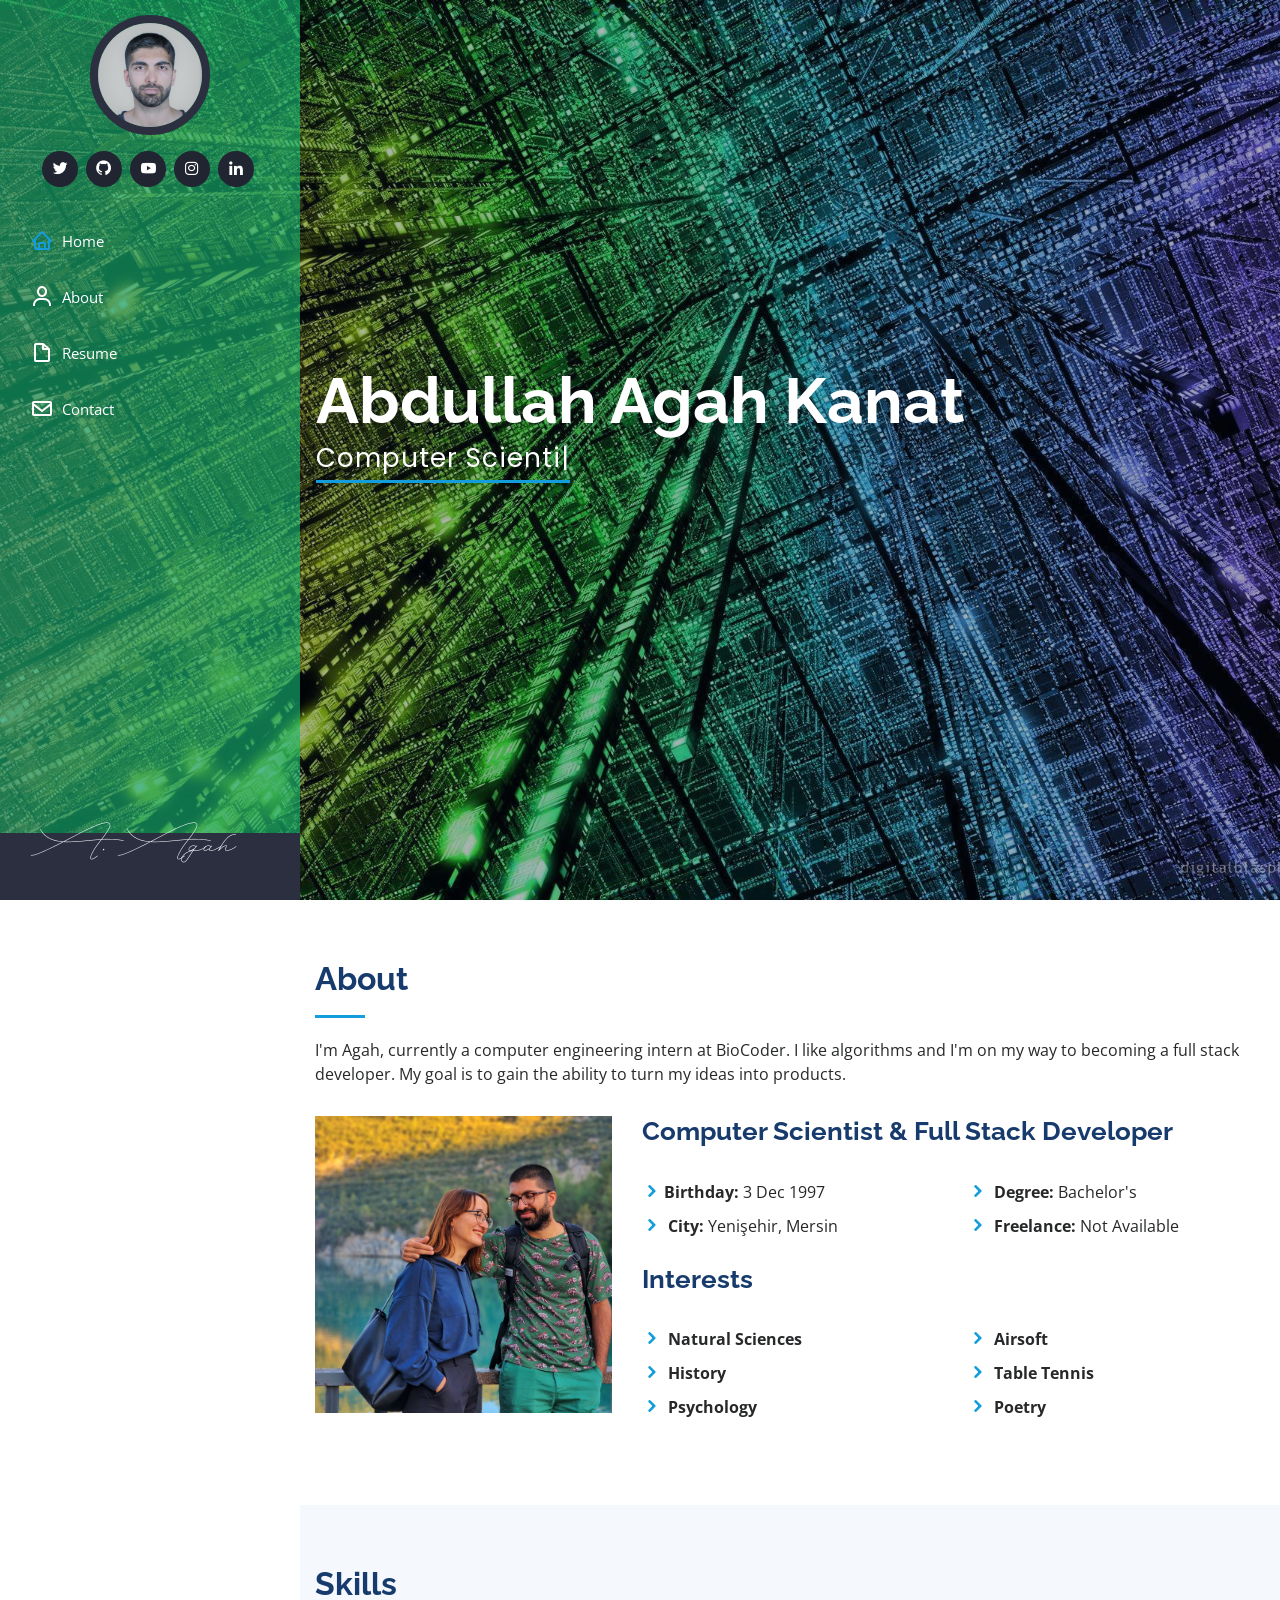
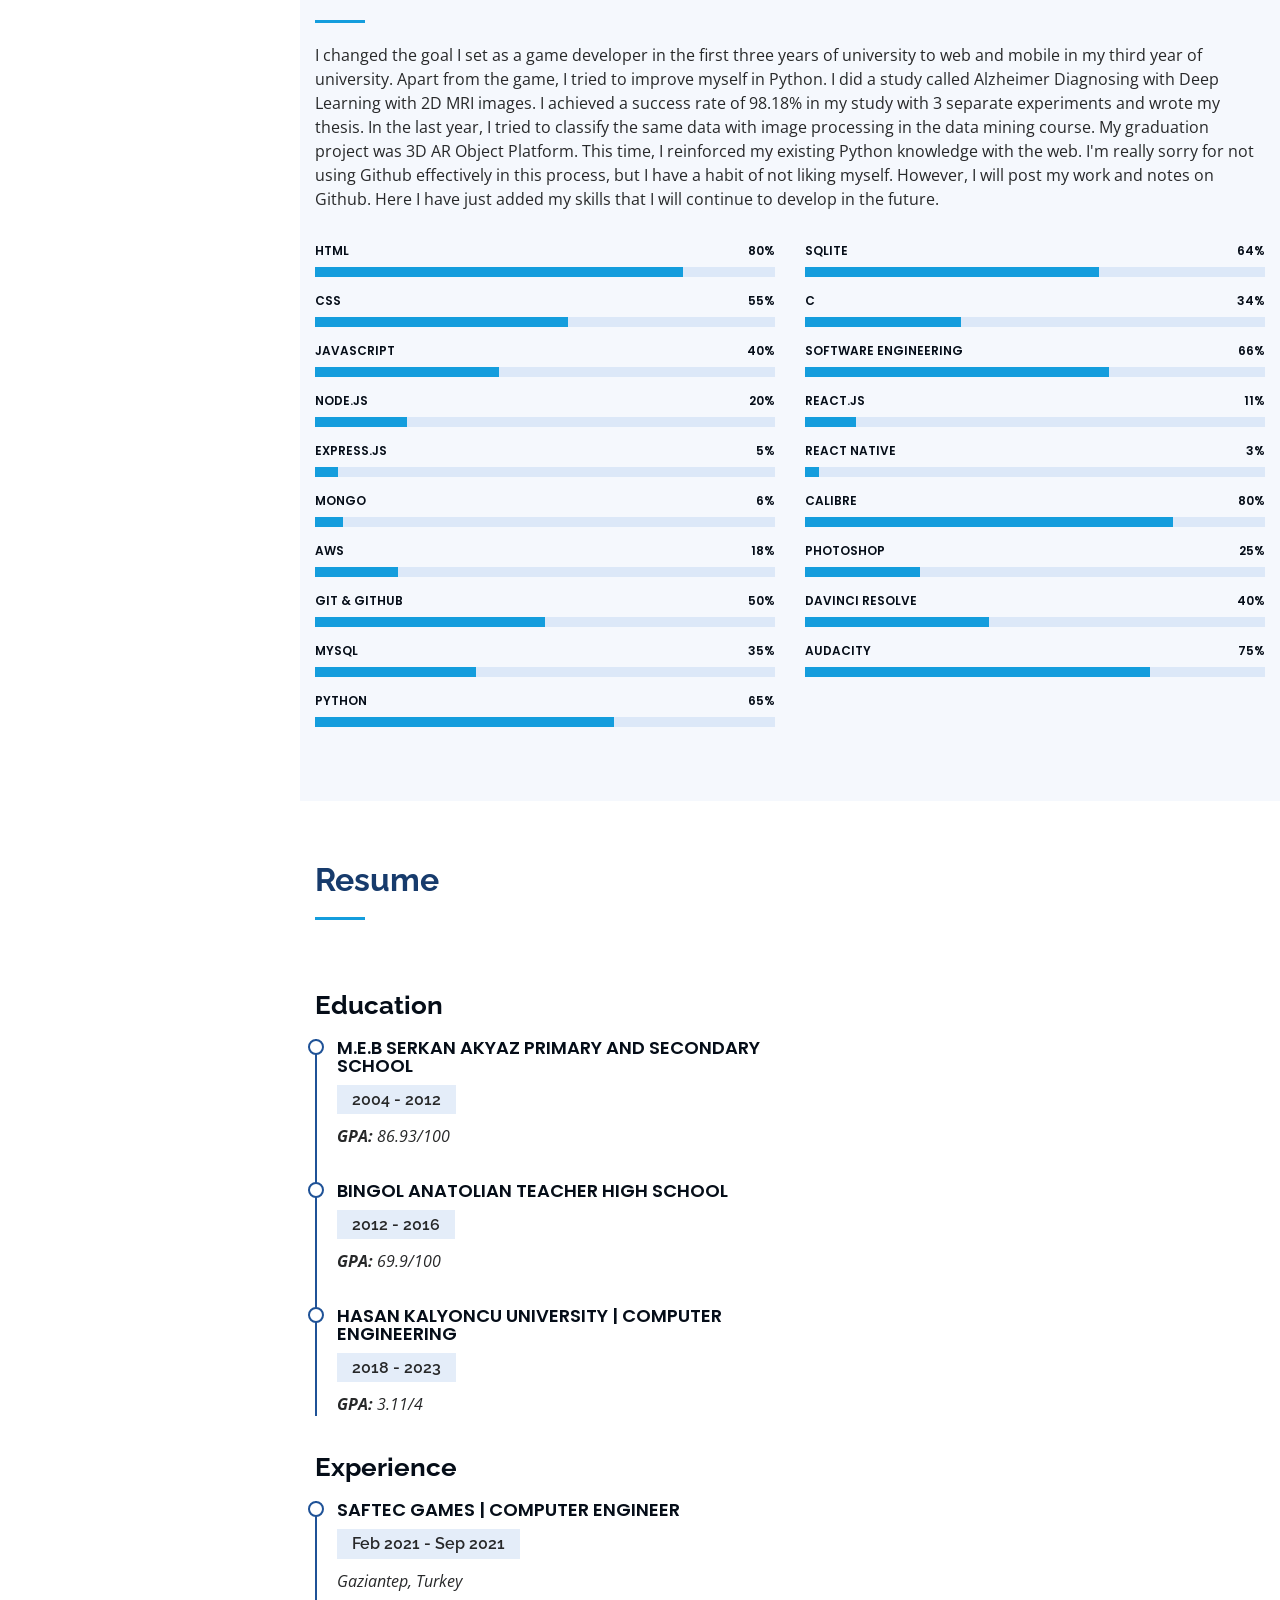
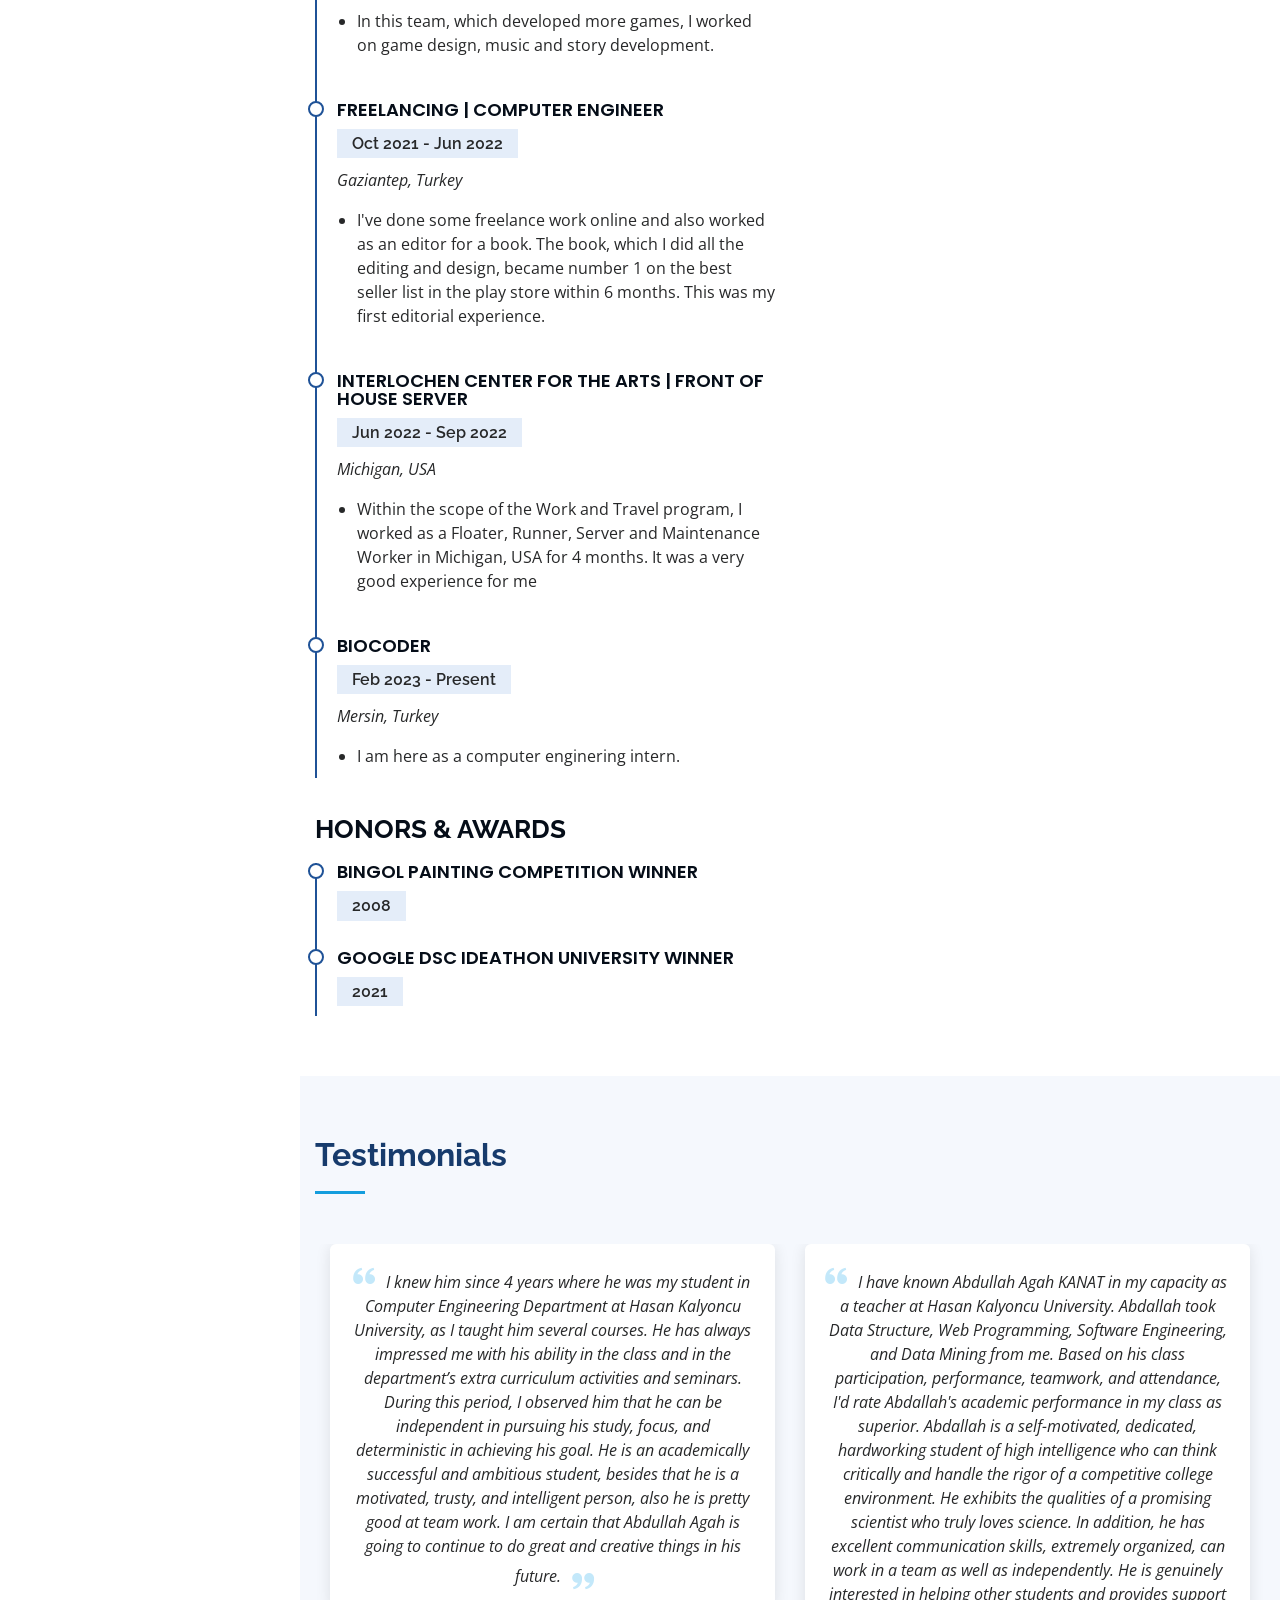
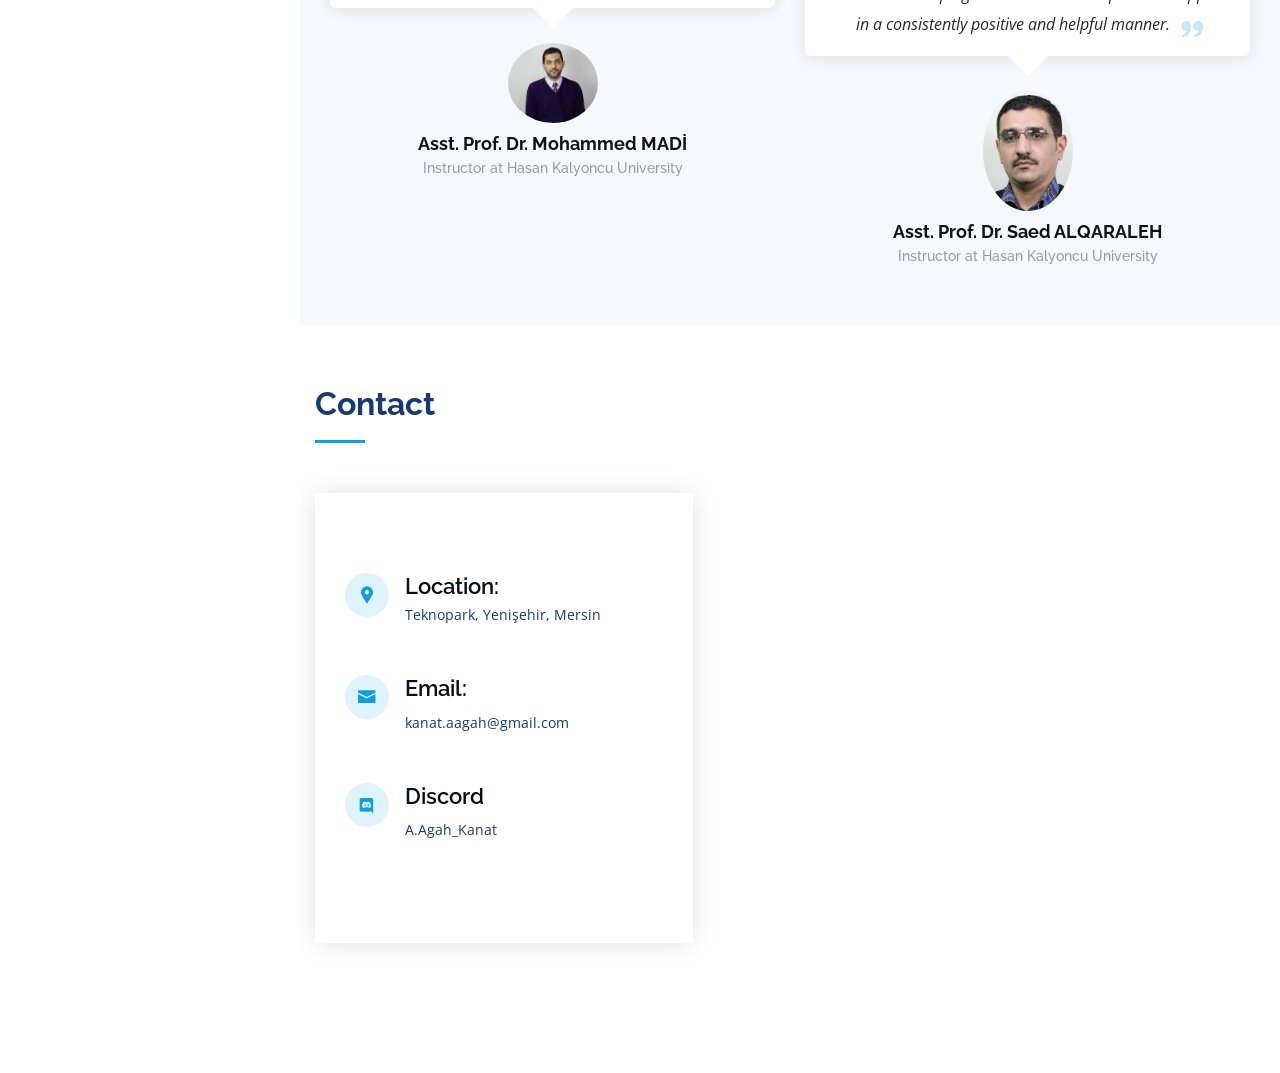
<file: agahkanat/index.html>
<!DOCTYPE html>
<html lang="en">

<head>
  <meta charset="utf-8">
  <meta name="keywords" content="Abdullah Agah Kanat, Portfolio, Resume, Page, Agah Kanat, Computer Engineer, Computer Scientist, Full Stack Developer, JavaScript, Hasan Kalyoncu University, Computer Engineering">
  <meta name="description" content="This is a static website with Abdullah Agah Kanat's biography, skills and information.">
  <meta name="author" content="A. Agah Kanat">

  <meta content="width=device-width, initial-scale=1.0" name="viewport">

  <title>Agah's Page</title>
  <meta content="" name="description">
  <meta content="" name="keywords">

  <!-- Google Fonts -->
  <link
    href="https://fonts.googleapis.com/css?family=Open+Sans:300,300i,400,400i,600,600i,700,700i|Raleway:300,300i,400,400i,500,500i,600,600i,700,700i|Poppins:300,300i,400,400i,500,500i,600,600i,700,700i"
    rel="stylesheet">

  <!-- Vendor CSS Files -->
  <link href="assets/vendor/bootstrap/css/bootstrap.min.css" rel="stylesheet">
  <link href="assets/vendor/icofont/icofont.min.css" rel="stylesheet">
  <link href="assets/vendor/boxicons/css/boxicons.min.css" rel="stylesheet">
  <link href="assets/vendor/venobox/venobox.css" rel="stylesheet">
  <link href="assets/vendor/owl.carousel/assets/owl.carousel.min.css" rel="stylesheet">
  <link href="assets/vendor/aos/aos.css" rel="stylesheet">

  <!-- Template Main CSS File -->
  <link href="assets/css/style.css" rel="stylesheet">

</head>

<body>

  <!-- ======= Mobile nav toggle button ======= -->
  <button type="button" class="mobile-nav-toggle d-xl-none"><i class="icofont-navigation-menu"></i></button>

  <!-- ======= Header ======= -->
  <header id="header">
    <div class="d-flex flex-column">

      <div class="profile">
        <img src="assets/img/profileImg.jpeg" alt="" class="img-fluid rounded-circle">
        <div class="social-links mt-3 text-center">
          <a href="https://twitter.com/aagahkanat" class="twitter"><i class="bx bxl-twitter"></i></a>
          <a href="https://github.com/aagahkanat" class="github"><i class="bx bxl-github"></i></a>
          <a href="https://www.youtube.com/channel/UC4EvzT-9ybJslBbnxgmPZFw" class="youtube"><i
              class="bx bxl-youtube"></i></a>
          <a href="https://www.instagram.com/agahkanat/" class="instagram"><i class="bx bxl-instagram"></i></a>
          <a href="https://www.linkedin.com/in/abdullahagahkanat/" class="linkedin"><i class="bx bxl-linkedin"></i></a>
        </div>
      </div>

      <nav class="nav-menu">
        <ul>
          <li><a href="#"><i class="bx bx-home"></i><span>Home</span></a></li>
          <li><a href="#about"><i class="bx bx-user"></i> <span>About</span></a></li>
          <li><a href="#resume"><i class="bx bx-file-blank"></i> <span>Resume</span></a></li>
          <li><a href="#contact"><i class="bx bx-envelope"></i> Contact</a></li>

        </ul>
      </nav><!-- .nav-menu -->
      <button type="button" class="mobile-nav-toggle d-xl-none"><i class="icofont-navigation-menu"></i></button>

    </div>
  </header><!-- End Header -->

  <!-- ======= Hero Section ======= -->
  <section id="hero" class="d-flex flex-column justify-content-center align-items-center">
    <div class="hero-container" data-aos="fade-in">
      <h1>Abdullah Agah Kanat</h1>
      <p><span class="typed"
          data-typed-items="Computer Scientist, Full Stack Developer, Freelancer, Editor, Poet"></span></p>
    </div>
  </section><!-- End Hero -->

  <main id="main">

    <!-- ======= About Section ======= -->
    <section id="about" class="about">
      <div class="container">

        <div class="section-title">
          <h2>About</h2>
          <p>I'm Agah, currently a computer engineering intern at BioCoder. I like algorithms and I'm on my way to
            becoming a full stack developer. My goal is to gain the ability to turn my ideas into products.
          </p>
        </div>
        <div class="row">
          <div class="col-lg-4" data-aos="fade-right">
            <img src="./assets/img/feyzAgah.jpg" class="img-fluid" alt="">
          </div>
          <div class="col-lg-8 pt-4 pt-lg-0 content" data-aos="fade-left">
            <h3>Computer Scientist &amp; Full Stack Developer</h3>
            <div class="row">
              <div class="col-lg-6">
                <ul>
                  <li><i class="icofont-rounded-right"></i><strong>Birthday: </strong>3 Dec 1997</li>
                  <li><i class="icofont-rounded-right"></i> <strong>City: </strong>Yenişehir, Mersin</li>
                </ul>
              </div>
              <div class="col-lg-6">
                <ul>
                  <li><i class="icofont-rounded-right"></i> <strong>Degree:</strong> Bachelor's</li>
                  <li><i class="icofont-rounded-right"></i> <strong>Freelance:</strong> Not Available</li>
                </ul>
              </div>
            </div>
            <h3>Interests</h4>
              <div class="row">
                <div class="col-lg-6">
                  <ul>
                    <li><i class="icofont-rounded-right"></i><strong> Natural Sciences</strong></li>
                    <li><i class="icofont-rounded-right"></i><strong> History</strong></li>
                    <li><i class="icofont-rounded-right"></i> <strong>Psychology</strong></li>
                  </ul>
                </div>
                <div class="col-lg-6">
                  <ul>
                    <li><i class="icofont-rounded-right"></i><strong> Airsoft</strong></li>
                    <li><i class="icofont-rounded-right"></i><strong> Table Tennis</strong></li>
                    <li><i class="icofont-rounded-right"></i><strong> Poetry</strong></li>
                  </ul>
                </div>
              </div>
          </div>
        </div>
      </div>

      </div>
    </section><!-- End About Section -->

    <!-- ======= Skills Section ======= -->
    <section id="skills" class="skills section-bg">
      <div class="container">

        <div class="section-title">
          <h2>Skills</h2>
          <p>I changed the goal I set as a game developer in the first three years of university to web and mobile in my third year of university. Apart from the game, I tried to improve myself in Python. I did a study called Alzheimer Diagnosing with Deep Learning with 2D MRI images. I achieved a success rate of 98.18% in my study with 3 separate experiments and wrote my thesis. In the last year, I tried to classify the same data with image processing in the data mining course. My graduation project was 3D AR Object Platform. This time, I reinforced my existing Python knowledge with the web. I'm really sorry for not using Github effectively in this process, but I have a habit of not liking myself. However, I will post my work and notes on Github. Here I have just added my skills that I will continue to develop in the future.</p>
        </div>

        <div class="row skills-content">

          <div class="col-lg-6" data-aos="fade-up">

            <div class="progress">
              <span class="skill">HTML <i class="val">80%</i></span>
              <div class="progress-bar-wrap">
                <div class="progress-bar" role="progressbar" aria-valuenow="80" aria-valuemin="0" aria-valuemax="100">
                </div>
              </div>
            </div>

            <div class="progress">
              <span class="skill">CSS <i class="val">55%</i></span>
              <div class="progress-bar-wrap">
                <div class="progress-bar" role="progressbar" aria-valuenow="55" aria-valuemin="0" aria-valuemax="100">
                </div>
              </div>
            </div>

            <div class="progress">
              <span class="skill">JavaScript <i class="val">40%</i></span>
              <div class="progress-bar-wrap">
                <div class="progress-bar" role="progressbar" aria-valuenow="40" aria-valuemin="0" aria-valuemax="100">
                </div>
              </div>
            </div>



            <div class="progress">
              <span class="skill">Node.js <i class="val">20%</i></span>
              <div class="progress-bar-wrap">
                <div class="progress-bar" role="progressbar" aria-valuenow="20" aria-valuemin="0" aria-valuemax="100">
                </div>
              </div>
            </div>

            <div class="progress">
              <span class="skill">Express.js <i class="val">5%</i></span>
              <div class="progress-bar-wrap">
                <div class="progress-bar" role="progressbar" aria-valuenow="5" aria-valuemin="0" aria-valuemax="100">
                </div>
              </div>
            </div>

            <div class="progress">
              <span class="skill">Mongo<i class="val">6%</i></span>
              <div class="progress-bar-wrap">
                <div class="progress-bar" role="progressbar" aria-valuenow="6" aria-valuemin="0" aria-valuemax="100">
                </div>
              </div>
            </div>


            <div class="progress">
              <span class="skill">AWS<i class="val">18%</i></span>
              <div class="progress-bar-wrap">
                <div class="progress-bar" role="progressbar" aria-valuenow="18" aria-valuemin="0" aria-valuemax="100">
                </div>
              </div>
            </div>


            <div class="progress">
              <span class="skill">Git &amp; Github <i class="val">50%</i></span>
              <div class="progress-bar-wrap">
                <div class="progress-bar" role="progressbar" aria-valuenow="50" aria-valuemin="0" aria-valuemax="100">
                </div>
              </div>
            </div>

            <div class="progress">
              <span class="skill">MySql<i class="val">35%</i></span>
              <div class="progress-bar-wrap">
                <div class="progress-bar" role="progressbar" aria-valuenow="35" aria-valuemin="0" aria-valuemax="100">
                </div>
              </div>
            </div>

            <div class="progress">
              <span class="skill">Python<i class="val">65%</i></span>
              <div class="progress-bar-wrap">
                <div class="progress-bar" role="progressbar" aria-valuenow="65" aria-valuemin="0" aria-valuemax="100">
                </div>
              </div>
            </div>
          </div>
          <div class="col-lg-6" data-aos="fade-up" data-aos-delay="100">
            <div class="progress">
              <span class="skill">Sqlite<i class="val">64%</i></span>
              <div class="progress-bar-wrap">
                <div class="progress-bar" role="progressbar" aria-valuenow="64" aria-valuemin="0" aria-valuemax="100">
                </div>
              </div>
            </div>

            <div class="progress">
              <span class="skill">C<i class="val">34%</i></span>
              <div class="progress-bar-wrap">
                <div class="progress-bar" role="progressbar" aria-valuenow="34" aria-valuemin="0" aria-valuemax="100">
                </div>
              </div>
            </div>

            <div class="progress">
              <span class="skill">Software Engineering<i class="val">66%</i></span>
              <div class="progress-bar-wrap">
                <div class="progress-bar" role="progressbar" aria-valuenow="66" aria-valuemin="0" aria-valuemax="100">
                </div>
              </div>
            </div>

            <div class="progress">
              <span class="skill">React.js<i class="val">11%</i></span>
              <div class="progress-bar-wrap">
                <div class="progress-bar" role="progressbar" aria-valuenow="11" aria-valuemin="0" aria-valuemax="100">
                </div>
              </div>
            </div>

            <div class="progress">
              <span class="skill">React Native<i class="val">3%</i></span>
              <div class="progress-bar-wrap">
                <div class="progress-bar" role="progressbar" aria-valuenow="3" aria-valuemin="0" aria-valuemax="100">
                </div>
              </div>
            </div>

            <div class="progress">
              <span class="skill">Calibre<i class="val">80%</i></span>
              <div class="progress-bar-wrap">
                <div class="progress-bar" role="progressbar" aria-valuenow="80" aria-valuemin="0" aria-valuemax="100">
                </div>
              </div>
            </div>

            <div class="progress">
              <span class="skill">Photoshop<i class="val">25%</i></span>
              <div class="progress-bar-wrap">
                <div class="progress-bar" role="progressbar" aria-valuenow="25" aria-valuemin="0" aria-valuemax="100">
                </div>
              </div>
            </div>

            <div class="progress">
              <span class="skill">DaVinci Resolve<i class="val">40%</i></span>
              <div class="progress-bar-wrap">
                <div class="progress-bar" role="progressbar" aria-valuenow="40" aria-valuemin="0" aria-valuemax="100">
                </div>
              </div>
            </div>

            <div class="progress">
              <span class="skill">Audacity<i class="val">75%</i></span>
              <div class="progress-bar-wrap">
                <div class="progress-bar" role="progressbar" aria-valuenow="75" aria-valuemin="0" aria-valuemax="100">
                </div>
              </div>
            </div>
          </div>



        </div>

      </div>
    </section><!-- End Skills Section -->

    <!-- ======= Resume Section ======= -->
    <section id="resume" class="resume">
      <div class="container">

        <div class="section-title">
          <h2>Resume</h2>
        </div>

        <div class="row">
          <div class="col-lg-6" data-aos="fade-up">
            <h3 class="resume-title">Education</h3>
            <div class="resume-item">
              <h4> M.E.B Serkan Akyaz
                Primary and Secondary
                School</h4>
              <h5>2004 - 2012</h5>
              <p><em><strong>GPA:</strong> 86.93/100</em></p>
            </div>
            <div class="resume-item">
              <h4>Bingol Anatolian Teacher High School</h4>
              <h5>2012 - 2016</h5>
              <p><em><strong>GPA:</strong> 69.9/100</em></p>
            </div>
            <div class="resume-item">
              <h4>Hasan Kalyoncu University | Computer Engineering</h4>
              <h5>2018 - 2023</h5>
              <p><em><strong>GPA:</strong> 3.11/4</em></p>
            </div>
          </div>
        </div>

        <div class="row">
          <div class="col-lg-6" data-aos="fade-up" data-aos-delay="100">
            <h3 class="resume-title"> Experience</h3>
            <div class="resume-item">
              <h4>SafTec Games | Computer Engineer</h4>
              <h5>Feb 2021 - Sep 2021</h5>
              <p><em>Gaziantep, Turkey</em></p>
              <ul>
                <li>In this team, which developed more games, I worked
                  on game design, music and story development.
                </li>
              </ul>
            </div>
            <div class="resume-item">
              <h4>Freelancing | Computer Engineer</h4>
              <h5>Oct 2021 - Jun 2022</h5>
              <p><em>Gaziantep, Turkey</em></p>
              <ul>
                <li> I've done some freelance work online and also
                  worked as an editor for a book. The book, which I
                  did all the editing and design, became number 1 on
                  the best seller list in the play store within 6 months.
                  This was my first editorial experience.
                </li>
              </ul>
            </div>
            <div class="resume-item">
              <h4>Interlochen Center for the Arts | Front of House Server</h4>
              <h5>Jun 2022 - Sep 2022</h5>
              <p><em>Michigan, USA</em></p>
              <ul>
                <li> Within the scope of the Work and Travel program, I
                  worked as a Floater, Runner, Server and
                  Maintenance Worker in Michigan, USA for 4 months.
                  It was a very good experience for me
                </li>
              </ul>
            </div>

            <div class="resume-item">
              <h4>BioCoder</h4>
              <h5>Feb 2023 - Present</h5>
              <p><em>Mersin, Turkey</em></p>
              <ul>
                <li>I am here as a computer enginering intern.
                </li>
              </ul>
            </div>

          </div>
        </div>
        <div class="row">
          <div class="col-lg-6" data-aos="fade-up" data-aos-delay="100">


            <h3 class="resume-title">HONORS &amp; AWARDS
            </h3>
            <div class="resume-item">
              <h4>Bingol Painting
                Competition Winner</h4>
              <h5>2008</h5>

            </div>
            <div class="resume-item">
              <h4>Google DSC
                Ideathon University
                Winner</h4>
              <h5>2021</h5>
            </div>

          </div>
        </div>

      </div>
    </section><!-- End Resume Section -->


    <!-- ======= Testimonials Section ======= -->
    <section id="testimonials" class="testimonials section-bg">
      <div class="container">

        <div class="section-title">
          <h2>Testimonials</h2>

        </div>

        <div class="owl-carousel testimonials-carousel">

          <div class="testimonial-item" data-aos="fade-up">
            <p>
              <i class="bx bxs-quote-alt-left quote-icon-left"></i>
              I knew him
              since 4 years where he was my student in Computer Engineering Department at Hasan Kalyoncu
              University, as I taught him several courses. He has always impressed me with his ability in the class and
              in the department’s extra curriculum activities and seminars.
              During this period, I observed him that he can be independent in pursuing his study, focus, and
              deterministic in achieving his goal. He is an academically successful and ambitious student, besides that
              he is a motivated, trusty, and intelligent person, also he is pretty good at team work. I am certain that
              Abdullah Agah is going to continue to do great and creative things in his future.
              <i class="bx bxs-quote-alt-right quote-icon-right"></i>
            </p>
            <img src="assets/img/testimonials/testimonials-1.jpg" class="testimonial-img" alt="">
            <h3>Asst. Prof. Dr. Mohammed MADİ</h3>
            <h4>Instructor at Hasan Kalyoncu University
            </h4>
          </div>

          <div class="testimonial-item" data-aos="fade-up" data-aos-delay="100">
            <p>
              <i class="bx bxs-quote-alt-left quote-icon-left"></i>
              I have known Abdullah Agah KANAT in my capacity as a teacher at Hasan Kalyoncu University.
              Abdallah took Data Structure, Web Programming, Software Engineering, and Data Mining from me.
              Based on his class participation, performance, teamwork, and attendance, I'd rate Abdallah's
              academic performance in my class as superior.
              Abdallah is a self-motivated, dedicated, hardworking student of high intelligence who can think
              critically and handle the rigor of a competitive college environment. He exhibits the qualities of a
              promising scientist who truly loves science. In addition, he has excellent communication skills,
              extremely organized, can work in a team as well as independently. He is genuinely interested in
              helping other students and provides support in a consistently positive and helpful manner.
              <i class="bx bxs-quote-alt-right quote-icon-right"></i>
            </p>
            <img src="assets/img/testimonials/testimonials-2.jpg" class="testimonial-img" alt="">
            <h3>Asst. Prof. Dr. Saed ALQARALEH</h3>
            <h4>Instructor at Hasan Kalyoncu University</h4>
          </div>

        </div>

      </div>
    </section><!-- End Testimonials Section -->

    <!-- ======= Contact Section ======= -->
    <section id="contact" class="contact">
      <div class="container">

        <div class="section-title">
          <h2>Contact</h2>
        </div>

        <div class="row" data-aos="fade-in">

          <div class="col-lg-5 d-flex align-items-stretch">
            <div class="info">
              <div class="address">
                <a href="https://www.google.com.tr/maps/place/Mersin+Teknopark/@36.7884673,34.5187092,17z/data=!3m1!4b1!4m6!3m5!1s0x15278ab00562c77b:0x6775fc41b803495e!8m2!3d36.7884673!4d34.5208979!16s%2Fg%2F11b7qbr6c7?hl=tr"><i class="icofont-google-map"></i></a>
                <h4>Location:</h4>
                <p>Teknopark, Yenişehir, Mersin</p>
              </div>

              <div class="email">
                <a href="mailto:kanat.aagah@gmail.com"><i class="icofont-envelope"></i></a>
                <h4>Email:</h4>
                <p>kanat.aagah@gmail.com</p>
              </div>

              <div class="email">
                <a href="https://discordapp.com/users/747736919575756900"><i class='bx bxl-discord'></i></a>
                <h4>Discord</h4>
                <p>A.Agah_Kanat</p>
              </div>
            </div>

          </div>

          <div class="col-lg-7 mt-5 mt-lg-0 d-flex align-items-stretch">
            <iframe src="https://www.google.com/maps/embed?pb=!1m18!1m12!1m3!1d488.89461040977255!2d34.52065601483225!3d36.78855932829154!2m3!1f0!2f0!3f0!3m2!1i1024!2i768!4f13.1!3m3!1m2!1s0x15278ab00562c77b%3A0x6775fc41b803495e!2sMersin%20Teknopark!5e0!3m2!1str!2str!4v1677762737734!5m2!1str!2str" width="600" height="450" style="border:0;" allowfullscreen="" loading="lazy" referrerpolicy="no-referrer-when-downgrade"></iframe>
          </div>

        </div>

      </div>
    </section><!-- End Contact Section -->

  </main><!-- End #main -->

  <!-- ======= Footer ======= -->
  <footer id="footer">
    <div class="container">
      <p style="font-family:  Hai Meteo Regular;">A. Agah</p>
    </div>
  </footer><!-- End  Footer -->

  <a href="#" class="back-to-top"><i class="icofont-simple-up"></i></a>

  <!-- Vendor JS Files -->
  <script src="assets/vendor/jquery/jquery.min.js"></script>
  <script src="assets/vendor/bootstrap/js/bootstrap.bundle.min.js"></script>
  <script src="assets/vendor/jquery.easing/jquery.easing.min.js"></script>
  <script src="assets/vendor/php-email-form/validate.js"></script>
  <script src="assets/vendor/waypoints/jquery.waypoints.min.js"></script>
  <script src="assets/vendor/counterup/counterup.min.js"></script>
  <script src="assets/vendor/isotope-layout/isotope.pkgd.min.js"></script>
  <script src="assets/vendor/venobox/venobox.min.js"></script>
  <script src="assets/vendor/owl.carousel/owl.carousel.min.js"></script>
  <script src="assets/vendor/typed.js/typed.min.js"></script>
  <script src="assets/vendor/aos/aos.js"></script>

  <!-- Template Main JS File -->
  <script src="assets/js/main.js"></script>

</body>

</html>
</file>
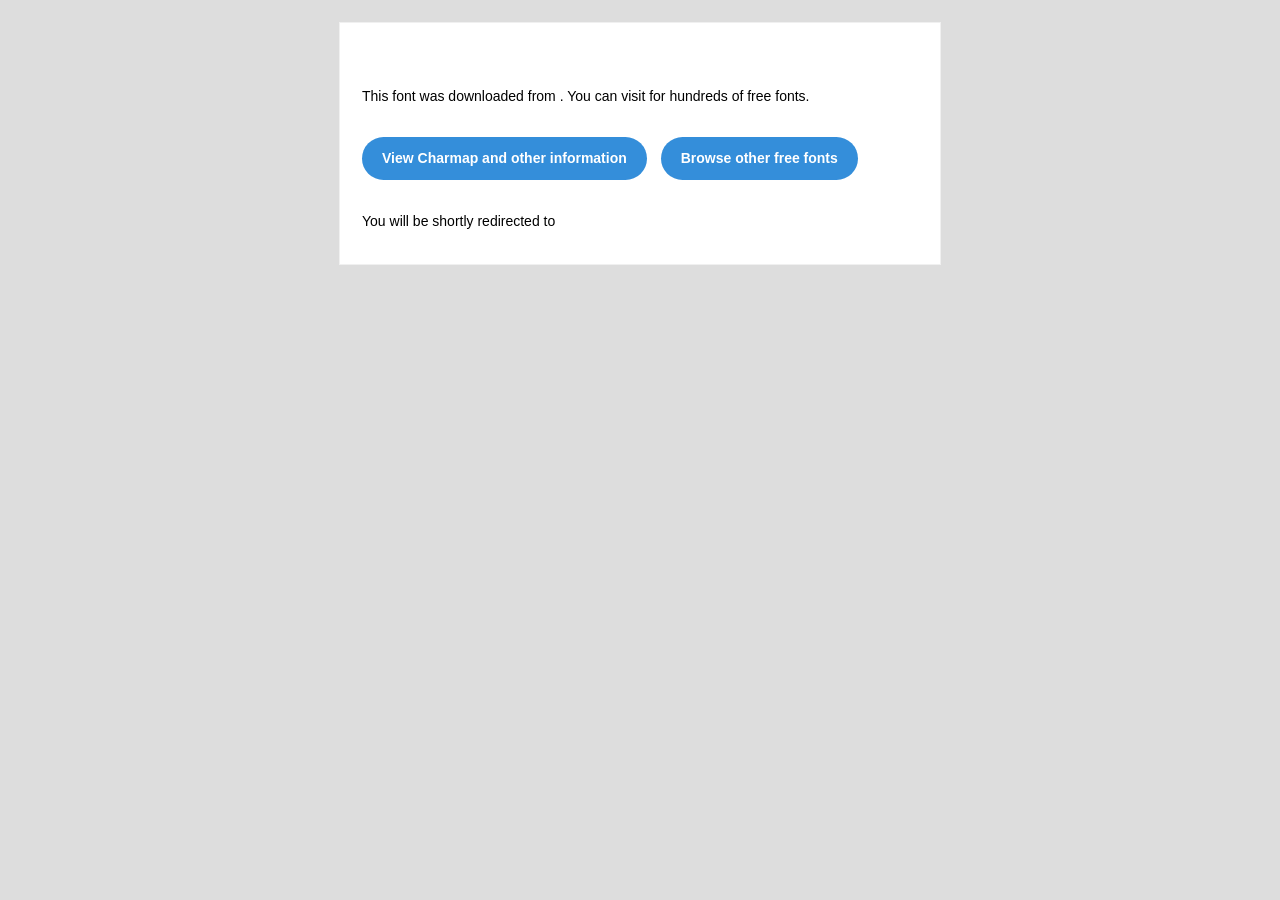
<file: assets/files/HaiMeteoRegular/readme.html>
<!DOCTYPE html PUBLIC "-//W3C//DTD XHTML 1.0 Transitional//EN" "http://www.w3.org/TR/xhtml1/DTD/xhtml1-transitional.dtd">
<html xmlns="http://www.w3.org/1999/xhtml">
  <head>
    <meta name="viewport" content="width=device-width" />
    <meta http-equiv="Content-Type" content="text/html; charset=UTF-8" />
    
    <meta http-equiv="refresh" content="5;url=?ref=readme">
    <title></title>
    <style>
/* -------------------------------------
   GLOBAL
   ------------------------------------- */
    * {
      margin:0;
      padding:0;
      font-family: "Helvetica Neue", "Helvetica", Helvetica, Arial, sans-serif;
      font-size: 100%;
      line-height: 1.6;
    }

    img {
      max-width: 100%;
    }

    body {
      -webkit-font-smoothing:antialiased;
      -webkit-text-size-adjust:none;
      width: 100%!important;
      height: 100%;
      background:#DDD;
    }


    /* -------------------------------------
       ELEMENTS
       ------------------------------------- */
    a {
      color: #348eda;
    }

    .btn-primary, .btn-secondary {
      text-decoration:none;
      color: #FFF;
      background-color: #348eda;
      padding:10px 20px;
      font-weight:bold;
      margin: 20px 10px 20px 0;
      text-align:center;
      cursor:pointer;
      display: inline-block;
      border-radius: 25px;
    }

    .btn-secondary{
      background: #aaa;
    }

    .last {
      margin-bottom: 0;
    }

    .first{
      margin-top: 0;
    }


    /* -------------------------------------
       BODY
       ------------------------------------- */
    table.body-wrap {
      width: 100%;
      padding: 20px;
    }

    table.body-wrap .container{
      border: 1px solid #f0f0f0;
    }


    /* -------------------------------------
       FOOTER
       ------------------------------------- */
    table.footer-wrap {
      width: 100%;
      clear:both!important;
    }

    .footer-wrap .container p {
      font-size:12px;
      color:#666;

    }

    table.footer-wrap a{
      color: #999;
    }


    /* -------------------------------------
       TYPOGRAPHY
       ------------------------------------- */
    h1,h2,h3{
      font-family: "Helvetica Neue", Helvetica, Arial, "Lucida Grande", sans-serif; line-height: 1.1; margin-bottom:15px; color:#000;
      margin: 40px 0 10px;
      line-height: 1.2;
      font-weight:200;
    }

    h1 {
      font-size: 36px;
    }
    h2 {
      font-size: 28px;
    }
    h3 {
      font-size: 22px;
    }

    p, ul {
      margin-bottom: 10px;
      font-weight: normal;
      font-size:14px;
    }

    ul li {
      margin-left:5px;
      list-style-position: inside;
    }

    /* ---------------------------------------------------
       RESPONSIVENESS
       Nuke it from orbit. It's the only way to be sure.
       ------------------------------------------------------ */

    /* Set a max-width, and make it display as block so it will automatically stretch to that width, but will also shrink down on a phone or something */
    .container {
      display:block!important;
      max-width:600px!important;
      margin:0 auto!important; /* makes it centered */
      clear:both!important;
    }

    /* This should also be a block element, so that it will fill 100% of the .container */
    .content {
      padding:20px;
      max-width:600px;
      margin:0 auto;
      display:block;
    }

    /* Let's make sure tables in the content area are 100% wide */
    .content table {
      width: 100%;
    }

    </style>
  </head>

  <body bgcolor="#f6f6f6">

    <!-- body -->
    <table class="body-wrap">
      <tr>
        <td></td>
        <td class="container" bgcolor="#FFFFFF">

          <!-- content -->
          <div class="content">
            <table>
              <tr>
                <td>
                  <h1></h1>
                  <p>This font was downloaded from <a href="?ref=readme"></a> . You can visit <a href="?ref=readme"></a> for hundreds of free fonts.</p>
                  <p><a href="?ref=readme" class="btn-primary">View Charmap and other information</a> <a href="?ref=readme" class="btn-primary">Browse other free fonts</a></p>
                  <p>You will be shortly redirected to </p>
                </td>
              </tr>
            </table>
          </div>
          <!-- /content -->

        </td>
        <td></td>
      </tr>
    </table>
    <!-- /body -->

  </body>
</html>
</file>
<file: agahkanat/assets/vendor/venobox/venobox.css>
/* ------ venobox.css --------*/
.vbox-overlay *, .vbox-overlay *:before, .vbox-overlay *:after{
    -webkit-backface-visibility: hidden;
    -webkit-box-sizing:border-box;
    -moz-box-sizing:border-box;
    box-sizing:border-box;
}
.vbox-overlay * { 
    -webkit-backface-visibility: visible;
    backface-visibility: visible;
}
.vbox-overlay{
    display: -webkit-flex;
    display: flex;
    -webkit-flex-direction: column;
    flex-direction: column;
    -webkit-justify-content: center;
    justify-content: center;
    -webkit-align-items: center;
    align-items: center;
    position: fixed;
    left: 0;
    top: 0;
    bottom: 0;
    right: 0;
    z-index: 999999;
}

/* ----- navigation ----- */
.vbox-title{
    width: 100%;
    height: 40px;
    float: left;
    text-align: center;
    line-height: 28px;
    font-size: 12px;
    padding: 6px 50px;
    overflow: hidden;
    position: fixed;
    display: none;
    left: 0;
    z-index: 89;
}
.vbox-close{
    cursor: pointer;
    position: fixed;
    top: -1px;
    right: 0;
    width: 50px;
    height: 40px;
    padding: 6px;
    display: block;
    background-position:10px center;
    overflow: hidden;
    font-size: 24px;
    line-height: 1;
    text-align: center;
    z-index: 99;
}
.vbox-left{
    cursor: pointer;
    position: fixed;
    left: 0;
    height: 40px;
    overflow: hidden;
    line-height: 28px;
    font-size: 12px;
    z-index: 99;
    display: flex;
    align-items:center;
}
.vbox-num{
    display: inline-block;
    margin: 6px 0 6px 15px;
}
/* ----- Social share ----- */
.vbox-share{
    line-height: 28px;
    font-size: 12px;
    overflow: hidden;
    position: fixed;
    left: 0;
    z-index: 98;
    display: flex;
    align-items:center;
    justify-content: center;
    width: 100%;
    text-align: center;
}
.vbox-share svg{
    max-height: 28px;
    width: 28px;
    z-index: 10;
    margin-left: 12px;
    margin-top: 6px;
    margin-bottom: 6px;
    vertical-align: middle;
}


/* ----- navigation ARROWS ----- */
.vbox-next, .vbox-prev{
    position: fixed;
    top: 50%;
    margin-top: -15px;
    overflow: hidden;
    cursor: pointer;
    display: block;
    width: 45px;
    height: 45px;
    z-index: 99;
}
.vbox-next span, .vbox-prev span{
    position: relative;
    width: 20px;
    height: 20px;
    border: 2px solid transparent;
    border-top-color: #B6B6B6;
    border-right-color: #B6B6B6;
    text-indent: -100px;
    position: absolute;
    top: 8px;
    display: block;
}
.vbox-prev{
    left: 15px;
}
.vbox-next{
    right: 15px;
}
.vbox-prev span{
    left: 10px;
    -ms-transform: rotate(-135deg);
    -webkit-transform: rotate(-135deg);
    transform: rotate(-135deg);
}
.vbox-next span{
    -ms-transform: rotate(45deg);
    -webkit-transform: rotate(45deg);
    transform: rotate(45deg);
    right: 10px;
}
/* ------- inline window ------ */
.vbox-inline{
    width: 420px;
    height: 315px;
    height: 70vh;
    padding: 10px;
    background: #fff;
    margin: 0 auto;
    overflow: auto;
    text-align: left;
}
/* ------- Video & iFrames window ------ */
.venoframe{
    max-width: 100%;
    width: 100%;
    border: none;
    width: 100%;
    height: 260px;
    height: 70vh;
}
.venoframe.vbvid{
    height: 260px;
}
@media (min-width: 768px) {
    .venoframe, .vbox-inline{
        width: 90%;
        height: 360px;
        height: 70vh;
    }
    .venoframe.vbvid{
        width: 640px;
        height: 360px;
    }
}
@media (min-width: 992px) {
    .venoframe, .vbox-inline{
        max-width: 1200px;
        width: 80%;
        height: 540px;
        height: 70vh;
    }
    .venoframe.vbvid{
        width: 960px;
        height: 540px;
    }
}
/* 
Please do NOT edit this part! 
or at least read this note: http://i.imgur.com/7C0ws9e.gif
*/
.vbox-open{
    overflow: hidden;
}
.vbox-container{
    position: absolute;
    left: 0;
    right: 0;
    top: 0;
    bottom: 0;
    overflow-x: hidden;
    overflow-y: scroll;
    overflow-scrolling: touch;
    -webkit-overflow-scrolling: touch;
    z-index: 20;
    max-height: 100%;

}

.vbox-content{
    text-align: center;
    float: left;
    width: 100%;
    position: relative;
    overflow: hidden;
    padding: 20px 4%;
}
.vbox-container img{
    max-width: 100%;
    height: auto;
}
.vbox-figlio{
    box-shadow: 0 0 12px rgba(0,0,0,0.19), 0 6px 6px rgba(0,0,0,0.23);
    max-width: 100%;
    text-align: initial;
}
img.vbox-figlio{
    -webkit-user-select: none;
-khtml-user-select: none;
-moz-user-select: none;
-o-user-select: none;
user-select: none;
}
.vbox-content.swipe-left{
    margin-left: -200px !important;
}
.vbox-content.swipe-right{
    margin-left: 200px !important;
}
.vbox-animated{
    webkit-transition: margin 300ms ease-out;
    transition: margin 300ms ease-out;
}

/* ---------- preloader ----------
 * SPINKIT 
 * http://tobiasahlin.com/spinkit/
-------------------------------- */
.sk-double-bounce,.sk-rotating-plane{width:40px;height:40px;margin:40px auto}.sk-rotating-plane{background-color:#333;-webkit-animation:sk-rotatePlane 1.2s infinite ease-in-out;animation:sk-rotatePlane 1.2s infinite ease-in-out}@-webkit-keyframes sk-rotatePlane{0%{-webkit-transform:perspective(120px) rotateX(0) rotateY(0);transform:perspective(120px) rotateX(0) rotateY(0)}50%{-webkit-transform:perspective(120px) rotateX(-180.1deg) rotateY(0);transform:perspective(120px) rotateX(-180.1deg) rotateY(0)}100%{-webkit-transform:perspective(120px) rotateX(-180deg) rotateY(-179.9deg);transform:perspective(120px) rotateX(-180deg) rotateY(-179.9deg)}}@keyframes sk-rotatePlane{0%{-webkit-transform:perspective(120px) rotateX(0) rotateY(0);transform:perspective(120px) rotateX(0) rotateY(0)}50%{-webkit-transform:perspective(120px) rotateX(-180.1deg) rotateY(0);transform:perspective(120px) rotateX(-180.1deg) rotateY(0)}100%{-webkit-transform:perspective(120px) rotateX(-180deg) rotateY(-179.9deg);transform:perspective(120px) rotateX(-180deg) rotateY(-179.9deg)}}.sk-double-bounce{position:relative}.sk-double-bounce .sk-child{width:100%;height:100%;border-radius:50%;background-color:#333;opacity:.6;position:absolute;top:0;left:0;-webkit-animation:sk-doubleBounce 2s infinite ease-in-out;animation:sk-doubleBounce 2s infinite ease-in-out}.sk-chasing-dots .sk-child,.sk-spinner-pulse,.sk-three-bounce .sk-child{background-color:#333;border-radius:100%}.sk-double-bounce .sk-double-bounce2{-webkit-animation-delay:-1s;animation-delay:-1s}@-webkit-keyframes sk-doubleBounce{0%,100%{-webkit-transform:scale(0);transform:scale(0)}50%{-webkit-transform:scale(1);transform:scale(1)}}@keyframes sk-doubleBounce{0%,100%{-webkit-transform:scale(0);transform:scale(0)}50%{-webkit-transform:scale(1);transform:scale(1)}}.sk-wave{margin:40px auto;width:50px;height:40px;text-align:center;font-size:10px}.sk-wave .sk-rect{background-color:#333;height:100%;width:6px;display:inline-block;-webkit-animation:sk-waveStretchDelay 1.2s infinite ease-in-out;animation:sk-waveStretchDelay 1.2s infinite ease-in-out}.sk-wave .sk-rect1{-webkit-animation-delay:-1.2s;animation-delay:-1.2s}.sk-wave .sk-rect2{-webkit-animation-delay:-1.1s;animation-delay:-1.1s}.sk-wave .sk-rect3{-webkit-animation-delay:-1s;animation-delay:-1s}.sk-wave .sk-rect4{-webkit-animation-delay:-.9s;animation-delay:-.9s}.sk-wave .sk-rect5{-webkit-animation-delay:-.8s;animation-delay:-.8s}@-webkit-keyframes sk-waveStretchDelay{0%,100%,40%{-webkit-transform:scaleY(.4);transform:scaleY(.4)}20%{-webkit-transform:scaleY(1);transform:scaleY(1)}}@keyframes sk-waveStretchDelay{0%,100%,40%{-webkit-transform:scaleY(.4);transform:scaleY(.4)}20%{-webkit-transform:scaleY(1);transform:scaleY(1)}}.sk-wandering-cubes{margin:40px auto;width:40px;height:40px;position:relative}.sk-wandering-cubes .sk-cube{background-color:#333;width:10px;height:10px;position:absolute;top:0;left:0;-webkit-animation:sk-wanderingCube 1.8s ease-in-out -1.8s infinite both;animation:sk-wanderingCube 1.8s ease-in-out -1.8s infinite both}.sk-chasing-dots,.sk-spinner-pulse{width:40px;height:40px;margin:40px auto}.sk-wandering-cubes .sk-cube2{-webkit-animation-delay:-.9s;animation-delay:-.9s}@-webkit-keyframes sk-wanderingCube{0%{-webkit-transform:rotate(0);transform:rotate(0)}25%{-webkit-transform:translateX(30px) rotate(-90deg) scale(.5);transform:translateX(30px) rotate(-90deg) scale(.5)}50%{-webkit-transform:translateX(30px) translateY(30px) rotate(-179deg);transform:translateX(30px) translateY(30px) rotate(-179deg)}50.1%{-webkit-transform:translateX(30px) translateY(30px) rotate(-180deg);transform:translateX(30px) translateY(30px) rotate(-180deg)}75%{-webkit-transform:translateX(0) translateY(30px) rotate(-270deg) scale(.5);transform:translateX(0) translateY(30px) rotate(-270deg) scale(.5)}100%{-webkit-transform:rotate(-360deg);transform:rotate(-360deg)}}@keyframes sk-wanderingCube{0%{-webkit-transform:rotate(0);transform:rotate(0)}25%{-webkit-transform:translateX(30px) rotate(-90deg) scale(.5);transform:translateX(30px) rotate(-90deg) scale(.5)}50%{-webkit-transform:translateX(30px) translateY(30px) rotate(-179deg);transform:translateX(30px) translateY(30px) rotate(-179deg)}50.1%{-webkit-transform:translateX(30px) translateY(30px) rotate(-180deg);transform:translateX(30px) translateY(30px) rotate(-180deg)}75%{-webkit-transform:translateX(0) translateY(30px) rotate(-270deg) scale(.5);transform:translateX(0) translateY(30px) rotate(-270deg) scale(.5)}100%{-webkit-transform:rotate(-360deg);transform:rotate(-360deg)}}.sk-spinner-pulse{-webkit-animation:sk-pulseScaleOut 1s infinite ease-in-out;animation:sk-pulseScaleOut 1s infinite ease-in-out}@-webkit-keyframes sk-pulseScaleOut{0%{-webkit-transform:scale(0);transform:scale(0)}100%{-webkit-transform:scale(1);transform:scale(1);opacity:0}}@keyframes sk-pulseScaleOut{0%{-webkit-transform:scale(0);transform:scale(0)}100%{-webkit-transform:scale(1);transform:scale(1);opacity:0}}.sk-chasing-dots{position:relative;text-align:center;-webkit-animation:sk-chasingDotsRotate 2s infinite linear;animation:sk-chasingDotsRotate 2s infinite linear}.sk-chasing-dots .sk-child{width:60%;height:60%;display:inline-block;position:absolute;top:0;-webkit-animation:sk-chasingDotsBounce 2s infinite ease-in-out;animation:sk-chasingDotsBounce 2s infinite ease-in-out}.sk-chasing-dots .sk-dot2{top:auto;bottom:0;-webkit-animation-delay:-1s;animation-delay:-1s}@-webkit-keyframes sk-chasingDotsRotate{100%{-webkit-transform:rotate(360deg);transform:rotate(360deg)}}@keyframes sk-chasingDotsRotate{100%{-webkit-transform:rotate(360deg);transform:rotate(360deg)}}@-webkit-keyframes sk-chasingDotsBounce{0%,100%{-webkit-transform:scale(0);transform:scale(0)}50%{-webkit-transform:scale(1);transform:scale(1)}}@keyframes sk-chasingDotsBounce{0%,100%{-webkit-transform:scale(0);transform:scale(0)}50%{-webkit-transform:scale(1);transform:scale(1)}}.sk-three-bounce{margin:40px auto;width:80px;text-align:center}.sk-three-bounce .sk-child{width:20px;height:20px;display:inline-block;-webkit-animation:sk-three-bounce 1.4s ease-in-out 0s infinite both;animation:sk-three-bounce 1.4s ease-in-out 0s infinite both}.sk-circle .sk-child:before,.sk-fading-circle .sk-circle:before{display:block;border-radius:100%;content:'';background-color:#333}.sk-three-bounce .sk-bounce1{-webkit-animation-delay:-.32s;animation-delay:-.32s}.sk-three-bounce .sk-bounce2{-webkit-animation-delay:-.16s;animation-delay:-.16s}@-webkit-keyframes sk-three-bounce{0%,100%,80%{-webkit-transform:scale(0);transform:scale(0)}40%{-webkit-transform:scale(1);transform:scale(1)}}@keyframes sk-three-bounce{0%,100%,80%{-webkit-transform:scale(0);transform:scale(0)}40%{-webkit-transform:scale(1);transform:scale(1)}}.sk-circle{margin:40px auto;width:40px;height:40px;position:relative}.sk-circle .sk-child{width:100%;height:100%;position:absolute;left:0;top:0}.sk-circle .sk-child:before{margin:0 auto;width:15%;height:15%;-webkit-animation:sk-circleBounceDelay 1.2s infinite ease-in-out both;animation:sk-circleBounceDelay 1.2s infinite ease-in-out both}.sk-circle .sk-circle2{-webkit-transform:rotate(30deg);-ms-transform:rotate(30deg);transform:rotate(30deg)}.sk-circle .sk-circle3{-webkit-transform:rotate(60deg);-ms-transform:rotate(60deg);transform:rotate(60deg)}.sk-circle .sk-circle4{-webkit-transform:rotate(90deg);-ms-transform:rotate(90deg);transform:rotate(90deg)}.sk-circle .sk-circle5{-webkit-transform:rotate(120deg);-ms-transform:rotate(120deg);transform:rotate(120deg)}.sk-circle .sk-circle6{-webkit-transform:rotate(150deg);-ms-transform:rotate(150deg);transform:rotate(150deg)}.sk-circle .sk-circle7{-webkit-transform:rotate(180deg);-ms-transform:rotate(180deg);transform:rotate(180deg)}.sk-circle .sk-circle8{-webkit-transform:rotate(210deg);-ms-transform:rotate(210deg);transform:rotate(210deg)}.sk-circle .sk-circle9{-webkit-transform:rotate(240deg);-ms-transform:rotate(240deg);transform:rotate(240deg)}.sk-circle .sk-circle10{-webkit-transform:rotate(270deg);-ms-transform:rotate(270deg);transform:rotate(270deg)}.sk-circle .sk-circle11{-webkit-transform:rotate(300deg);-ms-transform:rotate(300deg);transform:rotate(300deg)}.sk-circle .sk-circle12{-webkit-transform:rotate(330deg);-ms-transform:rotate(330deg);transform:rotate(330deg)}.sk-circle .sk-circle2:before{-webkit-animation-delay:-1.1s;animation-delay:-1.1s}.sk-circle .sk-circle3:before{-webkit-animation-delay:-1s;animation-delay:-1s}.sk-circle .sk-circle4:before{-webkit-animation-delay:-.9s;animation-delay:-.9s}.sk-circle .sk-circle5:before{-webkit-animation-delay:-.8s;animation-delay:-.8s}.sk-circle .sk-circle6:before{-webkit-animation-delay:-.7s;animation-delay:-.7s}.sk-circle .sk-circle7:before{-webkit-animation-delay:-.6s;animation-delay:-.6s}.sk-circle .sk-circle8:before{-webkit-animation-delay:-.5s;animation-delay:-.5s}.sk-circle .sk-circle9:before{-webkit-animation-delay:-.4s;animation-delay:-.4s}.sk-circle .sk-circle10:before{-webkit-animation-delay:-.3s;animation-delay:-.3s}.sk-circle .sk-circle11:before{-webkit-animation-delay:-.2s;animation-delay:-.2s}.sk-circle .sk-circle12:before{-webkit-animation-delay:-.1s;animation-delay:-.1s}@-webkit-keyframes sk-circleBounceDelay{0%,100%,80%{-webkit-transform:scale(0);transform:scale(0)}40%{-webkit-transform:scale(1);transform:scale(1)}}@keyframes sk-circleBounceDelay{0%,100%,80%{-webkit-transform:scale(0);transform:scale(0)}40%{-webkit-transform:scale(1);transform:scale(1)}}.sk-cube-grid{width:40px;height:40px;margin:40px auto}.sk-cube-grid .sk-cube{width:33.33%;height:33.33%;background-color:#333;float:left;-webkit-animation:sk-cubeGridScaleDelay 1.3s infinite ease-in-out;animation:sk-cubeGridScaleDelay 1.3s infinite ease-in-out}.sk-cube-grid .sk-cube1{-webkit-animation-delay:.2s;animation-delay:.2s}.sk-cube-grid .sk-cube2{-webkit-animation-delay:.3s;animation-delay:.3s}.sk-cube-grid .sk-cube3{-webkit-animation-delay:.4s;animation-delay:.4s}.sk-cube-grid .sk-cube4{-webkit-animation-delay:.1s;animation-delay:.1s}.sk-cube-grid .sk-cube5{-webkit-animation-delay:.2s;animation-delay:.2s}.sk-cube-grid .sk-cube6{-webkit-animation-delay:.3s;animation-delay:.3s}.sk-cube-grid .sk-cube7{-webkit-animation-delay:0ms;animation-delay:0ms}.sk-cube-grid .sk-cube8{-webkit-animation-delay:.1s;animation-delay:.1s}.sk-cube-grid .sk-cube9{-webkit-animation-delay:.2s;animation-delay:.2s}@-webkit-keyframes sk-cubeGridScaleDelay{0%,100%,70%{-webkit-transform:scale3D(1,1,1);transform:scale3D(1,1,1)}35%{-webkit-transform:scale3D(0,0,1);transform:scale3D(0,0,1)}}@keyframes sk-cubeGridScaleDelay{0%,100%,70%{-webkit-transform:scale3D(1,1,1);transform:scale3D(1,1,1)}35%{-webkit-transform:scale3D(0,0,1);transform:scale3D(0,0,1)}}.sk-fading-circle{margin:40px auto;width:40px;height:40px;position:relative}.sk-fading-circle .sk-circle{width:100%;height:100%;position:absolute;left:0;top:0}.sk-fading-circle .sk-circle:before{margin:0 auto;width:15%;height:15%;-webkit-animation:sk-circleFadeDelay 1.2s infinite ease-in-out both;animation:sk-circleFadeDelay 1.2s infinite ease-in-out both}.sk-fading-circle .sk-circle2{-webkit-transform:rotate(30deg);-ms-transform:rotate(30deg);transform:rotate(30deg)}.sk-fading-circle .sk-circle3{-webkit-transform:rotate(60deg);-ms-transform:rotate(60deg);transform:rotate(60deg)}.sk-fading-circle .sk-circle4{-webkit-transform:rotate(90deg);-ms-transform:rotate(90deg);transform:rotate(90deg)}.sk-fading-circle .sk-circle5{-webkit-transform:rotate(120deg);-ms-transform:rotate(120deg);transform:rotate(120deg)}.sk-fading-circle .sk-circle6{-webkit-transform:rotate(150deg);-ms-transform:rotate(150deg);transform:rotate(150deg)}.sk-fading-circle .sk-circle7{-webkit-transform:rotate(180deg);-ms-transform:rotate(180deg);transform:rotate(180deg)}.sk-fading-circle .sk-circle8{-webkit-transform:rotate(210deg);-ms-transform:rotate(210deg);transform:rotate(210deg)}.sk-fading-circle .sk-circle9{-webkit-transform:rotate(240deg);-ms-transform:rotate(240deg);transform:rotate(240deg)}.sk-fading-circle .sk-circle10{-webkit-transform:rotate(270deg);-ms-transform:rotate(270deg);transform:rotate(270deg)}.sk-fading-circle .sk-circle11{-webkit-transform:rotate(300deg);-ms-transform:rotate(300deg);transform:rotate(300deg)}.sk-fading-circle .sk-circle12{-webkit-transform:rotate(330deg);-ms-transform:rotate(330deg);transform:rotate(330deg)}.sk-fading-circle .sk-circle2:before{-webkit-animation-delay:-1.1s;animation-delay:-1.1s}.sk-fading-circle .sk-circle3:before{-webkit-animation-delay:-1s;animation-delay:-1s}.sk-fading-circle .sk-circle4:before{-webkit-animation-delay:-.9s;animation-delay:-.9s}.sk-fading-circle .sk-circle5:before{-webkit-animation-delay:-.8s;animation-delay:-.8s}.sk-fading-circle .sk-circle6:before{-webkit-animation-delay:-.7s;animation-delay:-.7s}.sk-fading-circle .sk-circle7:before{-webkit-animation-delay:-.6s;animation-delay:-.6s}.sk-fading-circle .sk-circle8:before{-webkit-animation-delay:-.5s;animation-delay:-.5s}.sk-fading-circle .sk-circle9:before{-webkit-animation-delay:-.4s;animation-delay:-.4s}.sk-fading-circle .sk-circle10:before{-webkit-animation-delay:-.3s;animation-delay:-.3s}.sk-fading-circle .sk-circle11:before{-webkit-animation-delay:-.2s;animation-delay:-.2s}.sk-fading-circle .sk-circle12:before{-webkit-animation-delay:-.1s;animation-delay:-.1s}@-webkit-keyframes sk-circleFadeDelay{0%,100%,39%{opacity:0}40%{opacity:1}}@keyframes sk-circleFadeDelay{0%,100%,39%{opacity:0}40%{opacity:1}}.sk-folding-cube{margin:40px auto;width:40px;height:40px;position:relative;-webkit-transform:rotateZ(45deg);transform:rotateZ(45deg)}.sk-folding-cube .sk-cube{float:left;width:50%;height:50%;position:relative;-webkit-transform:scale(1.1);-ms-transform:scale(1.1);transform:scale(1.1)}.sk-folding-cube .sk-cube:before{content:'';position:absolute;top:0;left:0;width:100%;height:100%;background-color:#333;-webkit-animation:sk-foldCubeAngle 2.4s infinite linear both;animation:sk-foldCubeAngle 2.4s infinite linear both;-webkit-transform-origin:100% 100%;-ms-transform-origin:100% 100%;transform-origin:100% 100%}.sk-folding-cube .sk-cube2{-webkit-transform:scale(1.1) rotateZ(90deg);transform:scale(1.1) rotateZ(90deg)}.sk-folding-cube .sk-cube3{-webkit-transform:scale(1.1) rotateZ(180deg);transform:scale(1.1) rotateZ(180deg)}.sk-folding-cube .sk-cube4{-webkit-transform:scale(1.1) rotateZ(270deg);transform:scale(1.1) rotateZ(270deg)}.sk-folding-cube .sk-cube2:before{-webkit-animation-delay:.3s;animation-delay:.3s}.sk-folding-cube .sk-cube3:before{-webkit-animation-delay:.6s;animation-delay:.6s}.sk-folding-cube .sk-cube4:before{-webkit-animation-delay:.9s;animation-delay:.9s}@-webkit-keyframes sk-foldCubeAngle{0%,10%{-webkit-transform:perspective(140px) rotateX(-180deg);transform:perspective(140px) rotateX(-180deg);opacity:0}25%,75%{-webkit-transform:perspective(140px) rotateX(0);transform:perspective(140px) rotateX(0);opacity:1}100%,90%{-webkit-transform:perspective(140px) rotateY(180deg);transform:perspective(140px) rotateY(180deg);opacity:0}}@keyframes sk-foldCubeAngle{0%,10%{-webkit-transform:perspective(140px) rotateX(-180deg);transform:perspective(140px) rotateX(-180deg);opacity:0}25%,75%{-webkit-transform:perspective(140px) rotateX(0);transform:perspective(140px) rotateX(0);opacity:1}100%,90%{-webkit-transform:perspective(140px) rotateY(180deg);transform:perspective(140px) rotateY(180deg);opacity:0}}
</file>
<file: agahkanat/assets/css/style.css>
@font-face {
  font-family: Hai Meteo Regular;
  src: url("../files/HaiMeteoRegular/HaiMeteoRegular.otf") format("opentype");
}

/*--------------------------------------------------------------
# General
--------------------------------------------------------------*/
body {
  font-family: "Open Sans", sans-serif;
  color: #272829;
}

a {
  color: #149ddd;
}

a:hover {
  color: #37b3ed;
  text-decoration: none;
}

h1, h2, h3, h4, h5, h6 {
  font-family: "Raleway", sans-serif;
}

/*--------------------------------------------------------------
# Back to top button
--------------------------------------------------------------*/
.back-to-top {
  position: fixed;
  display: none;
  width: 40px;
  height: 40px;
  border-radius: 50px;
  right: 15px;
  bottom: 15px;
  background: #149ddd;
  color: #fff;
  transition: display 0.5s ease-in-out;
  z-index: 99999;
}

.back-to-top i {
  font-size: 24px;
  position: absolute;
  top: 7px;
  left: 8px;
}

.back-to-top:hover {
  color: #fff;
  background: #2eafec;
  transition: background 0.2s ease-in-out;
}

/*--------------------------------------------------------------
# Header
--------------------------------------------------------------*/
#header {
  position: fixed;
  top: 0;
  left: 0;
  bottom: 0;
  width: 300px;
  transition: all ease-in-out 0.5s;
  z-index: 9997;
  transition: all 0.5s;
  padding: 0 15px;
  background: #17b9769a;
  overflow-y: auto;
}

#header .profile img {
  margin: 15px auto;
  display: block;
  width: 120px;
  border: 8px solid #2c2f3f;
}

#header .profile h1 {
  font-size: 24px;
  margin: 0;
  padding: 0;
  font-weight: 600;
  -moz-text-align-last: center;
  text-align-last: center;
  font-family: "Poppins", sans-serif;
}

#header .profile h1 a, #header .profile h1 a:hover {
  color: #fff;
  text-decoration: none;
}

#header .profile .social-links a {
  font-size: 18px;
  display: inline-block;
  background: #212431;
  color: #fff;
  line-height: 1;
  padding: 8px 0;
  margin-right: 4px;
  border-radius: 50%;
  text-align: center;
  width: 36px;
  height: 36px;
  transition: 0.3s;
}

#header .profile .social-links a:hover {
  background: #149ddd;
  color: #fff;
  text-decoration: none;
}

#main {
  margin-left: 300px;
}

@media (max-width: 1199px) {
  #header {
    left: -300px;
  }
  #main {
    margin-left: 0;
  }
}

/*--------------------------------------------------------------
# Navigation Menu
--------------------------------------------------------------*/
/* Desktop Navigation */
.nav-menu {
  padding-top: 30px;
}

.nav-menu * {
  margin: 0;
  padding: 0;
  list-style: none;
}

.nav-menu > ul > li {
  position: relative;
  white-space: nowrap;
}

.nav-menu a {
  display: flex;
  align-items: center;
  color: #ffffff;
  padding: 12px 15px;
  margin-bottom: 8px;
  transition: 0.3s;
  font-size: 15px;
}

.nav-menu a i {
  font-size: 24px;
  padding-right: 8px;
  color: hsl(0, 0%, 100%);
}

.nav-menu a:hover, .nav-menu .active > a, .nav-menu li:hover > a {
  text-decoration: none;
  color: #fff;
}

.nav-menu a:hover i, .nav-menu .active > a i, .nav-menu li:hover > a i {
  color: #149ddd;
}

/* Mobile Navigation */
.mobile-nav-toggle {
  position: fixed;
  right: 15px;
  top: 15px;
  z-index: 9998;
  border: 0;
  background: none;
  font-size: 24px;
  transition: all 0.4s;
  outline: none !important;
  line-height: 1;
  cursor: pointer;
  text-align: right;
}

.mobile-nav-toggle i {
  color: #149ddd;
}

.mobile-nav-active {
  overflow: hidden;
}

.mobile-nav-active #header {
  left: 0;
}

.mobile-nav-active .mobile-nav-toggle i {
  color: #149ddd;
  border: 1px solid #2c2f3f;
  border-radius: 30%;
}

/*--------------------------------------------------------------
# Hero Section
--------------------------------------------------------------*/
#hero {
  width: 100%;
  height: 100vh;
  background: url("../img/bgImg2.jpg") top center;
  background-size: cover;
}

#hero:before {
  content: "";
  background: rgba(5, 13, 24, 0.3);
  position: absolute;
  bottom: 0;
  top: 0;
  left: 0;
  right: 0;
  z-index: 1;
}

#hero .hero-container {
  position: relative;
  z-index: 2;
  min-width: 300px;
}

#hero h1 {
  margin: 0 0 10px 0;
  font-size: 64px;
  font-weight: 700;
  line-height: 56px;
  color: #fff;
}

#hero p {
  color: #fff;
  margin-bottom: 50px;
  font-size: 26px;
  font-family: "Poppins", sans-serif;
}

#hero p span {
  color: #fff;
  padding-bottom: 4px;
  letter-spacing: 1px;
  border-bottom: 3px solid #149ddd;
}

@media (min-width: 1024px) {
  #hero {
    background-attachment: fixed;
  }
}

@media (max-width: 768px) {
  #hero h1 {
    font-size: 28px;
    line-height: 36px;
  }
  #hero h2 {
    font-size: 18px;
    line-height: 24px;
    margin-bottom: 30px;
  }
}

/*--------------------------------------------------------------
# Sections General
--------------------------------------------------------------*/
section {
  padding: 60px 0;
  overflow: hidden;
}

.section-bg {
  background: #f5f8fd;
}

.section-title {
  padding-bottom: 30px;
}

.section-title h2 {
  font-size: 32px;
  font-weight: bold;
  margin-bottom: 20px;
  padding-bottom: 20px;
  position: relative;
  color: #173b6c;
}

.section-title h2::after {
  content: '';
  position: absolute;
  display: block;
  width: 50px;
  height: 3px;
  background: #149ddd;
  bottom: 0;
  left: 0;
}

.section-title p {
  margin-bottom: 0;
}

/*--------------------------------------------------------------
# About
--------------------------------------------------------------*/
.about .content h3 {
  font-weight: 700;
  font-size: 26px;
  color: #173b6c;
}

.about .content ul {
  list-style: none;
  padding: 0;
}

.about .content ul li {
  padding-bottom: 10px;
}

.about .content ul i {
  font-size: 20px;
  padding-right: 2px;
  color: #149ddd;
}

.about .content p:last-child {
  margin-bottom: 0;
}

/*--------------------------------------------------------------
# Facts
--------------------------------------------------------------*/
.facts {
  padding-bottom: 30px;
}

.facts .count-box {
  padding: 30px;
  width: 100%;
}

.facts .count-box i {
  display: block;
  font-size: 44px;
  color: #149ddd;
  float: left;
}

.facts .count-box span {
  font-size: 48px;
  line-height: 40px;
  display: block;
  font-weight: 700;
  color: #050d18;
  margin-left: 60px;
}

.facts .count-box p {
  padding: 15px 0 0 0;
  margin: 0 0 0 60px;
  font-family: "Raleway", sans-serif;
  font-size: 14px;
  color: #122f57;
}

.facts .count-box a {
  font-weight: 600;
  display: block;
  margin-top: 20px;
  color: #122f57;
  font-size: 15px;
  font-family: "Poppins", sans-serif;
  transition: ease-in-out 0.3s;
}

.facts .count-box a:hover {
  color: #1f5297;
}

.row .row {
  padding-top: 24px;
}

/*--------------------------------------------------------------
# Akills
--------------------------------------------------------------*/
.skills .progress {
  height: 50px;
  display: block;
  background: none;
}

.skills .progress .skill {
  padding: 10px 0;
  margin: 0 0 6px 0;
  text-transform: uppercase;
  display: block;
  font-weight: 600;
  font-family: "Poppins", sans-serif;
  color: #050d18;
}

.skills .progress .skill .val {
  float: right;
  font-style: normal;
}

.skills .progress-bar-wrap {
  background: #dce8f8;
}

.skills .progress-bar {
  width: 1px;
  height: 10px;
  transition: .9s;
  background-color: #149ddd;
}

/*--------------------------------------------------------------
# Resume
--------------------------------------------------------------*/
.resume .resume-title {
  font-size: 26px;
  font-weight: 700;
  margin-top: 20px;
  margin-bottom: 20px;
  color: #050d18;
}

.resume .resume-item {
  padding: 0 0 20px 20px;
  margin-top: -2px;
  border-left: 2px solid #1f5297;
  position: relative;
}

.resume .resume-item h4 {
  line-height: 18px;
  font-size: 18px;
  font-weight: 600;
  text-transform: uppercase;
  font-family: "Poppins", sans-serif;
  color: #050d18;
  margin-bottom: 10px;
}

.resume .resume-item h5 {
  font-size: 16px;
  background: #e4edf9;
  padding: 5px 15px;
  display: inline-block;
  font-weight: 600;
  margin-bottom: 10px;
}

.resume .resume-item ul {
  padding-left: 20px;
}

.resume .resume-item ul li {
  padding-bottom: 10px;
}

.resume .resume-item:last-child {
  padding-bottom: 0;
}

.resume .resume-item::before {
  content: "";
  position: absolute;
  width: 16px;
  height: 16px;
  border-radius: 50px;
  left: -9px;
  top: 0;
  background: #fff;
  border: 2px solid #1f5297;
}

/*--------------------------------------------------------------
# Portfolio
--------------------------------------------------------------*/
.portfolio .portfolio-item {
  margin-bottom: 30px;
}

.portfolio #portfolio-flters {
  padding: 0;
  margin: 0 auto 35px auto;
  list-style: none;
  text-align: center;
  background: #fff;
  border-radius: 50px;
  padding: 2px 15px;
}

.portfolio #portfolio-flters li {
  cursor: pointer;
  display: inline-block;
  padding: 10px 15px 8px 15px;
  font-size: 14px;
  font-weight: 600;
  line-height: 1;
  text-transform: uppercase;
  color: #272829;
  margin-bottom: 5px;
  transition: all 0.3s ease-in-out;
}

.portfolio #portfolio-flters li:hover, .portfolio #portfolio-flters li.filter-active {
  color: #149ddd;
}

.portfolio #portfolio-flters li:last-child {
  margin-right: 0;
}

.portfolio .portfolio-wrap {
  transition: 0.3s;
  position: relative;
  overflow: hidden;
  z-index: 1;
}

.portfolio .portfolio-wrap::before {
  content: "";
  background: rgba(255, 255, 255, 0.5);
  position: absolute;
  left: 0;
  right: 0;
  top: 0;
  bottom: 0;
  transition: all ease-in-out 0.3s;
  z-index: 2;
  opacity: 0;
}

.portfolio .portfolio-wrap .portfolio-links {
  opacity: 1;
  left: 0;
  right: 0;
  bottom: -60px;
  z-index: 3;
  position: absolute;
  transition: all ease-in-out 0.3s;
  display: flex;
  justify-content: center;
}

.portfolio .portfolio-wrap .portfolio-links a {
  color: #fff;
  font-size: 28px;
  text-align: center;
  background: rgba(20, 157, 221, 0.75);
  transition: 0.3s;
  width: 50%;
}

.portfolio .portfolio-wrap .portfolio-links a:hover {
  background: rgba(20, 157, 221, 0.95);
}

.portfolio .portfolio-wrap .portfolio-links a + a {
  border-left: 1px solid #37b3ed;
}

.portfolio .portfolio-wrap:hover::before {
  top: 0;
  left: 0;
  right: 0;
  bottom: 0;
  opacity: 1;
}

.portfolio .portfolio-wrap:hover .portfolio-links {
  opacity: 1;
  bottom: 0;
}

/*--------------------------------------------------------------
# Services
--------------------------------------------------------------*/
.services .icon-box {
  margin-bottom: 20px;
}

.services .icon {
  float: left;
  display: flex;
  align-items: center;
  justify-content: center;
  width: 54px;
  height: 54px;
  background: #149ddd;
  border-radius: 50%;
  transition: 0.5s;
  border: 1px solid #149ddd;
}

.services .icon i {
  color: #fff;
  font-size: 24px;
}

.services .icon-box:hover .icon {
  background: #fff;
}

.services .icon-box:hover .icon i {
  color: #149ddd;
}

.services .title {
  margin-left: 80px;
  font-weight: 700;
  margin-bottom: 15px;
  font-size: 18px;
}

.services .title a {
  color: #343a40;
}

.services .title a:hover {
  color: #149ddd;
}

.services .description {
  margin-left: 80px;
  line-height: 24px;
  font-size: 14px;
}

/*--------------------------------------------------------------
# Testimonials
--------------------------------------------------------------*/
.testimonials .testimonial-item {
  box-sizing: content-box;
  text-align: center;
  min-height: 320px;
}

.testimonials .testimonial-item .testimonial-img {
  width: 90px;
  border-radius: 50%;
  margin: 0 auto;
}

.testimonials .testimonial-item h3 {
  font-size: 18px;
  font-weight: bold;
  margin: 10px 0 5px 0;
  color: #111;
}

.testimonials .testimonial-item h4 {
  font-size: 14px;
  color: #999;
  margin: 0;
}

.testimonials .testimonial-item .quote-icon-left, .testimonials .testimonial-item .quote-icon-right {
  color: #c3e8fa;
  font-size: 26px;
}

.testimonials .testimonial-item .quote-icon-left {
  display: inline-block;
  left: -5px;
  position: relative;
}

.testimonials .testimonial-item .quote-icon-right {
  display: inline-block;
  right: -5px;
  position: relative;
  top: 10px;
}

.testimonials .testimonial-item p {
  font-style: italic;
  margin: 0 15px 15px 15px;
  padding: 20px;
  background: #fff;
  position: relative;
  margin-bottom: 35px;
  border-radius: 6px;
  box-shadow: 0px 2px 15px rgba(0, 0, 0, 0.1);
}

.testimonials .testimonial-item p::after {
  content: "";
  width: 0;
  height: 0;
  border-top: 20px solid #fff;
  border-right: 20px solid transparent;
  border-left: 20px solid transparent;
  position: absolute;
  bottom: -20px;
  left: calc(50% - 20px);
}

.testimonials .owl-nav, .testimonials .owl-dots {
  margin-top: 5px;
  text-align: center;
}

.testimonials .owl-dot {
  display: inline-block;
  margin: 0 5px;
  width: 12px;
  height: 12px;
  border-radius: 50%;
  background-color: #ddd !important;
}

.testimonials .owl-dot.active {
  background-color: #149ddd !important;
}

@media (max-width: 767px) {
  .testimonials {
    margin: 30px 10px;
  }
}

/*--------------------------------------------------------------
# Contact
--------------------------------------------------------------*/
.contact {
  padding-bottom: 130px;
}

.contact .info {
  
  padding: 30px;
  padding-top: 60px;
  background: #fff;
  width: 100%;
  box-shadow: 0 0 24px 0 rgba(0, 0, 0, 0.12);
}
.contact .info div{
  padding-top: 20px;
}

.contact .info i {
  font-size: 20px;
  color: #149ddd;
  float: left;
  width: 44px;
  height: 44px;
  background: #dff3fc;
  display: flex;
  justify-content: center;
  align-items: center;
  border-radius: 50px;
  transition: all 0.3s ease-in-out;
}

.contact .info h4 {
  padding: 0 0 0 60px;
  font-size: 22px;
  font-weight: 600;
  margin-bottom: 5px;
  color: #050d18;
}

.contact .info p {
  padding: 0 0 10px 60px;
  margin-bottom: 20px;
  font-size: 14px;
  color: #173b6c;
}

.contact .info .email p {
  padding-top: 5px;
}

.contact .info .social-links {
  padding-left: 60px;
}

.contact .info .social-links a {
  font-size: 18px;
  display: inline-block;
  background: #333;
  color: #fff;
  line-height: 1;
  padding: 8px 0;
  border-radius: 50%;
  text-align: center;
  width: 36px;
  height: 36px;
  transition: 0.3s;
  margin-right: 10px;
}

.contact .info .social-links a:hover {
  background: #149ddd;
  color: #fff;
}

.contact .info .email:hover i, .contact .info .address:hover i, .contact .info .phone:hover i {
  background: #149ddd;
  color: #fff;
}

.contact .php-email-form {
  width: 100%;
  padding: 30px;
  background: #fff;
  box-shadow: 0 0 24px 0 rgba(0, 0, 0, 0.12);
}

.contact .php-email-form .form-group {
  padding-bottom: 8px;
}

.contact .php-email-form .validate {
  display: none;
  color: red;
  margin: 0 0 15px 0;
  font-weight: 400;
  font-size: 13px;
}

.contact .php-email-form .error-message {
  display: none;
  color: #fff;
  background: #ed3c0d;
  text-align: left;
  padding: 15px;
  font-weight: 600;
}

.contact .php-email-form .error-message br + br {
  margin-top: 25px;
}

.contact .php-email-form .sent-message {
  display: none;
  color: #fff;
  background: #18d26e;
  text-align: center;
  padding: 15px;
  font-weight: 600;
}

.contact .php-email-form .loading {
  display: none;
  background: #fff;
  text-align: center;
  padding: 15px;
}

.contact .php-email-form .loading:before {
  content: "";
  display: inline-block;
  border-radius: 50%;
  width: 24px;
  height: 24px;
  margin: 0 10px -6px 0;
  border: 3px solid #18d26e;
  border-top-color: #eee;
  -webkit-animation: animate-loading 1s linear infinite;
  animation: animate-loading 1s linear infinite;
}

.contact .php-email-form input, .contact .php-email-form textarea {
  border-radius: 0;
  box-shadow: none;
  font-size: 14px;
}

.contact .php-email-form input {
  height: 44px;
}

.contact .php-email-form textarea {
  padding: 10px 12px;
}

.contact .php-email-form button[type="submit"] {
  background: #149ddd;
  border: 0;
  padding: 10px 24px;
  color: #fff;
  transition: 0.4s;
  border-radius: 4px;
}

.contact .php-email-form button[type="submit"]:hover {
  background: #37b3ed;
}

@-webkit-keyframes animate-loading {
  0% {
    transform: rotate(0deg);
  }
  100% {
    transform: rotate(360deg);
  }
}

@keyframes animate-loading {
  0% {
    transform: rotate(0deg);
  }
  100% {
    transform: rotate(360deg);
  }
}

/*--------------------------------------------------------------
# Breadcrumbs
--------------------------------------------------------------*/
.breadcrumbs {
  padding: 20px 0;
  background: #f9f9f9;
}

.breadcrumbs h2 {
  font-size: 26px;
  font-weight: 300;
}

.breadcrumbs ol {
  display: flex;
  flex-wrap: wrap;
  list-style: none;
  padding: 0;
  margin: 0;
  font-size: 15px;
}

.breadcrumbs ol li + li {
  padding-left: 10px;
}

.breadcrumbs ol li + li::before {
  display: inline-block;
  padding-right: 10px;
  color: #0e2442;
  content: "/";
}

@media (max-width: 768px) {
  .breadcrumbs .d-flex {
    display: block !important;
  }
  .breadcrumbs ol {
    display: block;
  }
  .breadcrumbs ol li {
    display: inline-block;
  }
}

/*--------------------------------------------------------------
# Portfolio Details
--------------------------------------------------------------*/
.portfolio-details {
  padding-top: 40px;
}

.portfolio-details .portfolio-details-container {
  position: relative;
}

.portfolio-details .portfolio-details-carousel {
  position: relative;
  z-index: 1;
}

.portfolio-details .portfolio-details-carousel .owl-nav, .portfolio-details .portfolio-details-carousel .owl-dots {
  margin-top: 5px;
  text-align: left;
}

.portfolio-details .portfolio-details-carousel .owl-dot {
  display: inline-block;
  margin: 0 10px 0 0;
  width: 12px;
  height: 12px;
  border-radius: 50%;
  background-color: #ddd !important;
}

.portfolio-details .portfolio-details-carousel .owl-dot.active {
  background-color: #149ddd !important;
}

.portfolio-details .portfolio-info {
  padding: 30px;
  position: absolute;
  right: 0;
  bottom: -70px;
  background: #fff;
  box-shadow: 0px 2px 15px rgba(0, 0, 0, 0.1);
  z-index: 2;
}

.portfolio-details .portfolio-info h3 {
  font-size: 22px;
  font-weight: 400;
  margin-bottom: 20px;
  padding-bottom: 20px;
  border-bottom: 1px solid #eee;
}

.portfolio-details .portfolio-info ul {
  list-style: none;
  padding: 0;
  font-size: 15px;
}

.portfolio-details .portfolio-info ul li + li {
  margin-top: 10px;
}

.portfolio-details .portfolio-description {
  padding-top: 50px;
}

.portfolio-details .portfolio-description h2 {
  width: 50%;
  font-size: 26px;
  font-weight: 400;
  margin-bottom: 20px;
}

.portfolio-details .portfolio-description p {
  padding: 0;
}

@media (max-width: 768px) {
  .portfolio-details .portfolio-description h2 {
    width: 100%;
  }
  .portfolio-details .portfolio-info {
    position: static;
    margin-top: 30px;
  }
}

/*--------------------------------------------------------------
# Footer
--------------------------------------------------------------*/
#footer {
  padding: 15px;
  color: #f4f6fd;
  font-size: 14px;
  position: fixed;
  left: 0;
  bottom: 0;
  width: 300px;
  z-index: 9999;
  background: #2c2f3f;
}

#footer .copyright {
  text-align: center;
}

#footer .credits {
  padding-top: 5px;
  text-align: center;
  font-size: 13px;
  color: #eaebf0;
}

@media (max-width: 1199px) {
  #footer {
    position: static;
    width: auto;
    padding-right: 20px 15px;
  }
}
</file>
